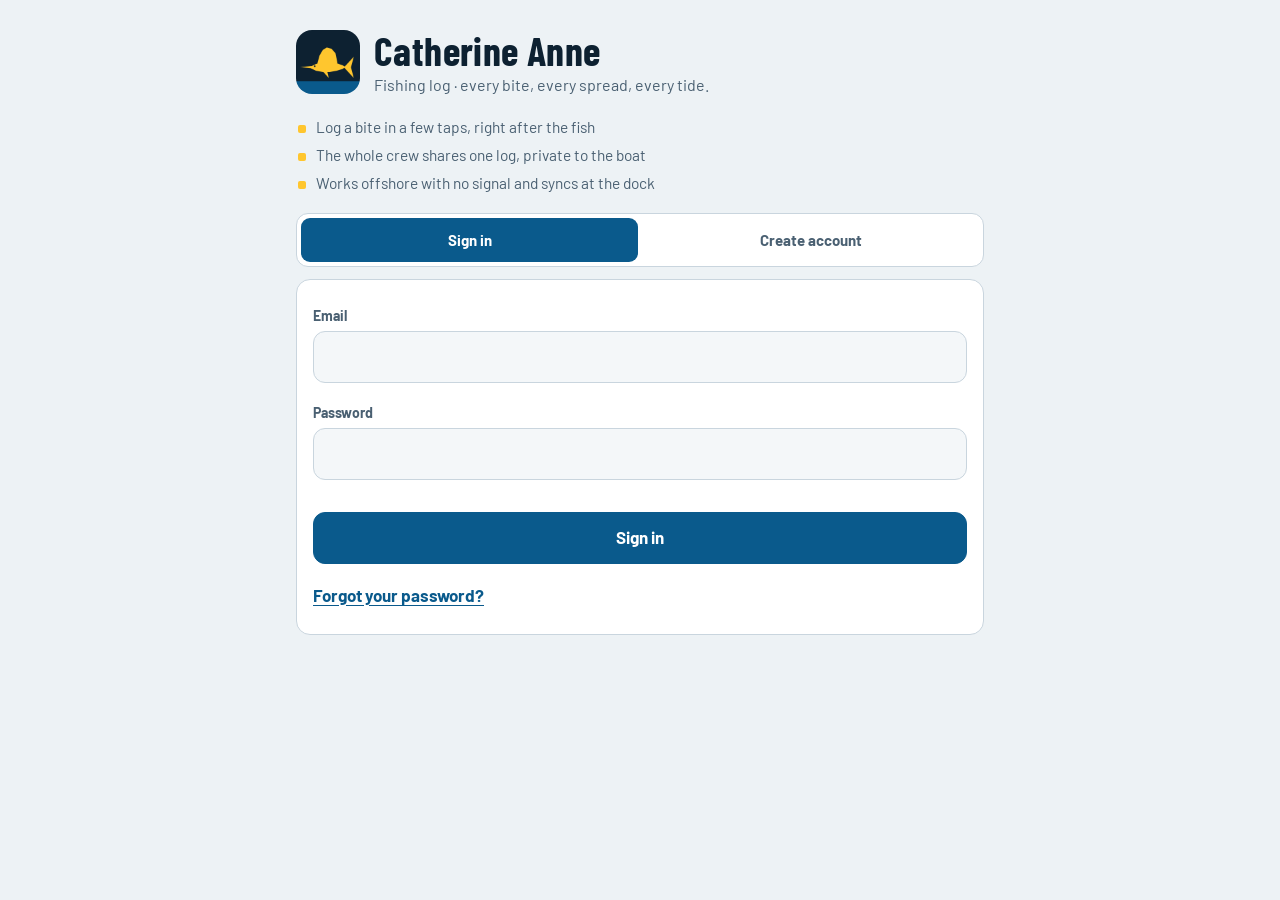
<file: app/index.html>
<!doctype html>
<html lang="en">
<head>
<meta charset="utf-8">
<meta name="viewport" content="width=device-width,initial-scale=1,viewport-fit=cover">
<title>Catherine Anne Fishing Log</title>
<meta name="description" content="The Catherine Anne's billfish log. Log every bite in a few taps; works offshore without signal.">
<meta name="theme-color" content="#EDF2F5" media="(prefers-color-scheme: light)">
<meta name="theme-color" content="#07121A" media="(prefers-color-scheme: dark)">
<meta name="mobile-web-app-capable" content="yes">
<meta name="apple-mobile-web-app-capable" content="yes">
<meta name="apple-mobile-web-app-status-bar-style" content="default">
<meta name="apple-mobile-web-app-title" content="Catherine Anne">
<link rel="manifest" href="manifest.webmanifest">
<link rel="icon" href="icons/icon-192.png" type="image/png">
<link rel="apple-touch-icon" href="icons/apple-touch-icon.png">
<link rel="preconnect" href="https://fonts.googleapis.com">
<link rel="preconnect" href="https://fonts.gstatic.com" crossorigin>
<link rel="stylesheet" href="https://fonts.googleapis.com/css2?family=Barlow+Condensed:wght@600;700&family=Barlow:wght@400;500;600;700&display=swap">
<link rel="stylesheet" href="styles.css">
<script src="vendor/supabase.js" defer></script>
<script type="module" src="app.js"></script>
</head>
<body>

<!-- LOADING -->
<section id="v-loading" class="wrap">
  <div class="brand"><img src="icons/icon-192.png" alt=""><div><h1>Catherine Anne</h1><p>Fishing log · loading…</p></div></div>
  <noscript><div class="banner"><b>JavaScript is off.</b> Turn it on in your browser settings to use Billfish Log.</div></noscript>
</section>

<!-- SIGN IN -->
<section id="v-auth" class="wrap" hidden>
  <div class="brand"><img src="icons/icon-192.png" alt=""><div><h1>Catherine Anne</h1><p>Fishing log · every bite, every spread, every tide.</p></div></div>
  <ul class="pitch">
    <li>Log a bite in a few taps, right after the fish</li>
    <li>The whole crew shares one log, private to the boat</li>
    <li>Works offshore with no signal and syncs at the dock</li>
  </ul>
  <div class="seg two" role="group" aria-label="Sign in or create account" style="margin-top:20px">
    <button type="button" id="auth-tab-in" aria-pressed="true">Sign in</button>
    <button type="button" id="auth-tab-up" aria-pressed="false">Create account</button>
  </div>
  <form class="card stack" id="auth-form" novalidate>
    <div class="fld" id="auth-name-wrap" hidden><label for="auth-name">Your name (what the crew calls you)</label><input id="auth-name" autocomplete="name" maxlength="60"></div>
    <div class="fld"><label for="auth-email">Email</label><input id="auth-email" type="email" inputmode="email" autocomplete="email" autocapitalize="none" spellcheck="false" required></div>
    <div class="fld"><label for="auth-pass">Password</label><input id="auth-pass" type="password" autocomplete="current-password" minlength="8" required></div>
    <div class="fld" id="auth-code-wrap" hidden><label for="auth-code">Boat code (from the captain's invite)</label><input id="auth-code" autocomplete="off" autocapitalize="characters" spellcheck="false" placeholder="ABCD-EFGH" maxlength="12"></div>
    <p class="note" id="auth-hint" hidden style="margin:0">Opening the log from your home screen for the first time? Sign in once more here. iPhones keep the home-screen app's sign-in separate from Safari.</p>
    <p class="form-msg" id="auth-msg" role="alert"></p>
    <button class="btn primary" type="submit" id="auth-submit">Sign in</button>
    <button class="link" type="button" id="auth-forgot">Forgot your password?</button>
    <button class="btn" type="button" id="auth-back" hidden>Back to the log</button>
  </form>
  <div class="spacer"></div>
</section>

<!-- CREATE / JOIN A BOAT -->
<section id="v-onboard" class="wrap" hidden>
  <header class="top"><div><div class="eyebrow" id="ob-hello">Welcome aboard</div><h1 id="ob-title">Join the boat</h1></div></header>
  <form class="card stack" id="join-form" novalidate>
    <div><h2>Join the boat</h2><p>Enter the boat code your captain sent you (it's also in the invite link).</p></div>
    <div class="fld"><label for="join-code">Invite code</label><input id="join-code" autocomplete="off" autocapitalize="characters" spellcheck="false" placeholder="ABCD-EFGH" maxlength="12"></div>
    <p class="form-msg" id="join-msg" role="alert"></p>
    <button class="btn primary" type="submit">Join boat</button>
  </form>
  <form class="card stack" id="create-form" novalidate hidden>
    <div><h2>Start a log for your boat</h2><p>You'll be the captain and get an invite code to share with your crew.</p></div>
    <div class="fld"><label for="create-name">Boat name</label><input id="create-name" maxlength="80" placeholder="e.g. Reel Time"></div>
    <div class="fld"><label for="create-port">Home port (optional)</label><input id="create-port" maxlength="80" placeholder="e.g. Southport, NC"></div>
    <p class="form-msg" id="create-msg" role="alert"></p>
    <button class="btn primary" type="submit">Create boat</button>
  </form>
  <div class="btns" style="margin-top:12px">
    <button class="btn" type="button" id="ob-back" hidden>Back to my log</button>
    <button class="btn" type="button" id="ob-signout">Sign out</button>
  </div>
  <div class="spacer"></div>
</section>

<!-- MAIN HEADER (shared by Log / Summary / Boat) -->
<header class="wrap" id="main-head" hidden>
  <div class="top">
    <div><button class="boat-switch" type="button" id="boat-switch"><span class="eyebrow" id="head-boat"></span></button><h1 id="head-title">Billfish Log</h1></div>
    <button class="status" type="button" id="status"><span class="dot"></span><span id="status-text">Starting…</span><span class="sr-only"> (tap to sync now)</span></button>
  </div>
  <div id="banner" class="banner" hidden></div>
  <div id="install-banner" class="banner info" hidden></div>
</header>

<!-- LOG -->
<section id="v-log" class="wrap" hidden>
  <div class="today">
    <div class="today-head"><h2>Today</h2><span id="today-date"></span></div>
    <div class="tally">
      <div><b id="t-bites">0</b><small>Bites</small></div>
      <div><b id="t-rel">0</b><small>Released</small></div>
      <div><b id="t-boat">0</b><small>Boated</small></div>
      <div><b id="t-lost">0</b><small>Lost / missed</small></div>
    </div>
    <button class="big-btn" id="btn-new" type="button">
      <svg viewBox="0 0 24 24" fill="none" stroke="currentColor" stroke-width="3" stroke-linecap="round" aria-hidden="true"><path d="M12 5v14M5 12h14"/></svg>
      Log a bite
    </button>
  </div>
  <div id="list-area"></div>
  <div class="spacer"></div>
</section>

<!-- SUMMARY -->
<section id="v-summary" class="wrap" hidden>
  <div class="seg" id="range" role="group" aria-label="Time range">
    <button type="button" data-r="today">Today</button>
    <button type="button" data-r="week">7 days</button>
    <button type="button" data-r="season" id="season-btn">Season</button>
    <button type="button" data-r="all">All</button>
  </div>
  <div class="kpis" id="kpis"></div>
  <div class="breaks" id="breaks"></div>
  <p class="note">Percentages are out of every bite logged, missed bites included, so spread and lure patterns count fish that didn't stay hooked.</p>
  <button class="btn primary more" id="btn-export" type="button">Download the log for Excel (.csv)</button>
  <div class="spacer"></div>
</section>

<!-- FISHING DAYS -->
<section id="v-days" class="wrap" hidden>
  <div class="today">
    <div class="today-head"><h2>Fishing days</h2></div>
    <p class="note" id="d-season" style="margin:6px 0 0"></p>
    <button class="big-btn" id="btn-new-day" type="button">
      <svg viewBox="0 0 24 24" fill="none" stroke="currentColor" stroke-width="3" stroke-linecap="round" aria-hidden="true"><path d="M12 5v14M5 12h14"/></svg>
      Log a fishing day
    </button>
  </div>
  <div id="days-area"></div>
  <div class="spacer"></div>
</section>

<!-- FISHING DAY FORM -->
<section id="v-dayform" class="wrap" hidden>
  <div class="form-top">
    <button class="back" id="day-back" type="button" aria-label="Cancel and go back">
      <svg width="18" height="18" viewBox="0 0 24 24" fill="none" stroke="currentColor" stroke-width="3" stroke-linecap="round" stroke-linejoin="round" aria-hidden="true"><path d="M15 5l-7 7 7 7"/></svg>Back
    </button>
    <h2 id="day-title">New fishing day</h2>
  </div>
  <div class="grp">
    <div class="fld"><label for="d-date">Date</label><input type="date" id="d-date"></div>
  </div>
  <div class="grp"><div class="grp-label" id="lb-d-type">Type of fishing</div><div class="chips" id="d-type" role="group" aria-labelledby="lb-d-type"></div></div>
  <div class="grp">
    <div class="grp-label" id="lb-d-tally">Fish caught</div>
    <p class="note" style="margin:0 0 8px">Tap + for each fish. Count everything you landed, kept or released.</p>
    <div class="tally-list" id="d-tally" role="group" aria-labelledby="lb-d-tally"></div>
    <form class="inline-add" id="d-addfish-form" novalidate style="margin-top:10px">
      <div class="fld"><label for="d-addfish">Another kind of fish</label><input id="d-addfish" maxlength="60" autocomplete="off" placeholder="e.g. Tilefish"></div>
      <button class="btn" type="submit">Add</button>
    </form>
  </div>
  <div class="grp">
    <div class="fld"><label for="d-location">Area</label><input id="d-location" list="dl-loc" autocomplete="off" maxlength="120" placeholder="Ledge, numbers or area"></div>
  </div>
  <div class="grp">
    <div class="grp-label" id="lb-d-crew">Crew aboard</div>
    <div class="chips" id="d-crew" role="group" aria-labelledby="lb-d-crew"></div>
    <div class="fld" style="margin-top:10px"><label for="d-crew-other">Someone else (guest)</label><input id="d-crew-other" maxlength="60" autocomplete="off"></div>
  </div>
  <div class="grp">
    <div class="grp-label" id="lb-d-seas">Sea conditions</div>
    <div class="chips" id="d-seas" role="group" aria-labelledby="lb-d-seas"></div>
    <div class="fld unit" style="margin-top:12px"><label for="d-temp">Water temp</label><input id="d-temp" inputmode="decimal" autocomplete="off"><span>°F</span></div>
  </div>
  <div class="grp">
    <div class="grp-label" id="lb-d-photos">Photos</div>
    <div class="fthumbs" id="d-photos"></div>
    <button class="btn" type="button" id="btn-d-photo">
      <svg width="20" height="20" viewBox="0 0 24 24" fill="none" stroke="currentColor" stroke-width="2.4" stroke-linecap="round" stroke-linejoin="round" aria-hidden="true" style="vertical-align:-4px;margin-right:6px"><path d="M4 8h3l2-3h6l2 3h3v11H4z"/><circle cx="12" cy="13" r="3.5"/></svg>Add photo
    </button>
    <input type="file" id="d-photo-input" accept="image/*" multiple hidden>
  </div>
  <div class="grp">
    <div class="fld"><label for="d-notes">Notes</label><textarea id="d-notes" maxlength="4000" placeholder="Where they were, what they ate, weed lines, birds…"></textarea></div>
  </div>
  <div class="del-zone" id="day-del-zone" hidden>
    <button class="btn danger" id="day-del" type="button" style="width:100%">Delete this fishing day</button>
    <div class="confirm" id="day-del-confirm" hidden>
      <p>Delete this fishing day for everyone on the boat?</p>
      <div class="acts"><button class="btn" type="button" id="day-del-no">Keep it</button><button class="btn danger-solid" type="button" id="day-del-yes">Delete</button></div>
    </div>
  </div>
  <div class="savebar">
    <div class="missing-note" id="day-note"></div>
    <div class="confirm" id="day-discard" hidden style="grid-column:1/-1;margin:0">
      <p>Throw away this fishing day? What you entered will be lost.</p>
      <div class="acts"><button class="btn" type="button" id="day-discard-no">Keep editing</button><button class="btn danger-solid" type="button" id="day-discard-yes">Throw away</button></div>
    </div>
    <button class="btn" id="day-cancel" type="button">Cancel</button>
    <button class="big-btn" id="day-save" type="button">Save day</button>
  </div>
</section>

<!-- PHOTOS -->
<section id="v-photos" class="wrap" hidden>
  <button class="big-btn photo-add" id="btn-add-photos" type="button">
    <svg viewBox="0 0 24 24" fill="none" stroke="currentColor" stroke-width="2.4" stroke-linecap="round" stroke-linejoin="round" aria-hidden="true"><path d="M4 8h3l2-3h6l2 3h3v11H4z"/><circle cx="12" cy="13" r="3.5"/></svg>
    Add photos
  </button>
  <input type="file" id="photo-input" accept="image/*" multiple hidden>
  <p class="note" id="photos-note">Billfish, mahi, tuna, wahoo: any fish the crew catches. Everyone on the boat sees them.</p>
  <div id="photo-area"></div>
  <div class="spacer"></div>
</section>

<!-- ONE PHOTO -->
<section id="v-photo" class="wrap" hidden>
  <div class="form-top">
    <button class="back" id="pv-back" type="button" aria-label="Back to photos">
      <svg width="18" height="18" viewBox="0 0 24 24" fill="none" stroke="currentColor" stroke-width="3" stroke-linecap="round" stroke-linejoin="round" aria-hidden="true"><path d="M15 5l-7 7 7 7"/></svg>Back
    </button>
    <h2 id="pv-title">Photo</h2>
    <span class="pv-count" id="pv-count"></span>
  </div>
  <div class="pv-stage">
    <img id="pv-img" alt="">
    <button class="pv-nav prev" id="pv-prev" type="button" aria-label="Previous photo">&#8249;</button>
    <button class="pv-nav next" id="pv-next" type="button" aria-label="Next photo">&#8250;</button>
  </div>
  <p class="note" id="pv-meta" style="margin-top:8px"></p>
  <button class="link" type="button" id="pv-bite" hidden></button>
  <div class="grp">
    <div class="grp-label" id="lb-pv-fish">What's the fish?</div>
    <div class="chips" id="pv-fish" role="group" aria-labelledby="lb-pv-fish"></div>
    <div class="fld" style="margin-top:12px"><label for="pv-other">Something else? Type the fish</label><input id="pv-other" maxlength="60" autocomplete="off" placeholder="e.g. Tilefish"></div>
    <div class="fld" style="margin-top:12px"><label for="pv-caption">Caption</label><input id="pv-caption" maxlength="300" autocomplete="off" placeholder="e.g. Mason's first sail, released boatside"></div>
  </div>
  <div class="btns" style="margin-top:12px">
    <button class="btn primary" type="button" id="pv-save">Save</button>
    <button class="btn" type="button" id="pv-share">Save to phone / share</button>
  </div>
  <div class="del-zone">
    <button class="btn danger" id="pv-del" type="button" style="width:100%">Delete photo</button>
    <div class="confirm" id="pv-del-confirm" hidden>
      <p>Delete this photo for everyone on the boat?</p>
      <div class="acts"><button class="btn" type="button" id="pv-del-no">Keep it</button><button class="btn danger-solid" type="button" id="pv-del-yes">Delete</button></div>
    </div>
  </div>
  <div class="spacer"></div>
</section>

<!-- BOAT -->
<section id="v-boat" class="wrap" hidden>
  <div class="card" id="invite-card">
    <h2>Invite your crew</h2>
    <p>Send this link or code. Anyone who joins can log bites and see this boat's log.</p>
    <div class="code" id="invite-code" aria-label="Invite code"></div>
    <div class="btns">
      <button class="btn primary" type="button" id="btn-share-invite">Share invite link</button>
      <button class="btn" type="button" id="btn-copy-code">Copy code</button>
    </div>
    <div id="regen-wrap" style="margin-top:10px">
      <button class="link" type="button" id="btn-regen">Make a new code</button>
      <div class="confirm" id="regen-confirm" hidden>
        <p>Make a new code? The old code and link stop working. People already on the boat stay on it.</p>
        <div class="acts"><button class="btn" type="button" id="regen-no">Keep this code</button><button class="btn danger-solid" type="button" id="regen-yes">Make new code</button></div>
      </div>
    </div>
  </div>

  <div class="card">
    <h2>Crew</h2>
    <div class="people" id="crew-list"></div>
  </div>

  <div class="card">
    <h2>Angler buttons</h2>
    <p id="anglers-help">The names on the "Angler on the rod" buttons when logging a bite.</p>
    <div class="tagchips" id="angler-tags"></div>
    <form class="inline-add" id="angler-add-form" novalidate>
      <div class="fld"><label for="angler-add">Add a name</label><input id="angler-add" maxlength="40" autocomplete="off"></div>
      <button class="btn" type="submit">Add</button>
    </form>
  </div>

  <form class="card stack" id="boat-form" novalidate>
    <h2>Boat details</h2>
    <div class="fld"><label for="boat-name">Boat name</label><input id="boat-name" maxlength="80"></div>
    <div class="fld"><label for="boat-port">Home port</label><input id="boat-port" maxlength="80"></div>
    <p class="form-msg" id="boat-msg" role="alert"></p>
    <button class="btn primary" type="submit" id="boat-save">Save boat details</button>
  </form>

  <div class="card" id="boats-card">
    <h2>Your boats</h2>
    <div class="boatlist" id="boat-list"></div>
    <button class="btn more" type="button" id="btn-add-boat">Join or start another boat</button>
  </div>

  <div class="card" id="install-card" hidden>
    <h2>Put it on your home screen</h2>
    <div id="install-body"></div>
  </div>

  <form class="card stack" id="me-form" novalidate>
    <h2>Your account</h2>
    <p id="me-email"></p>
    <div class="fld"><label for="me-name">Your name</label><input id="me-name" maxlength="60" autocomplete="name"></div>
    <p class="form-msg" id="me-msg" role="alert"></p>
    <div class="btns">
      <button class="btn" type="submit">Save name</button>
      <button class="btn" type="button" id="btn-signout">Sign out</button>
    </div>
    <div id="leave-wrap">
      <button class="link" type="button" id="btn-leave" style="color:var(--danger)">Leave this boat</button>
      <div class="confirm" id="leave-confirm" hidden>
        <p id="leave-text">Leave this boat? You'll stop seeing its log. Bites you logged stay in the boat's log.</p>
        <div class="acts"><button class="btn" type="button" id="leave-no">Stay</button><button class="btn danger-solid" type="button" id="leave-yes">Leave boat</button></div>
      </div>
    </div>
  </form>
  <div class="spacer"></div>
</section>

<!-- LOG A BITE -->
<section id="v-form" class="wrap" hidden>
  <div class="form-top">
    <button class="back" id="btn-back" type="button" aria-label="Cancel and go back">
      <svg width="18" height="18" viewBox="0 0 24 24" fill="none" stroke="currentColor" stroke-width="3" stroke-linecap="round" stroke-linejoin="round" aria-hidden="true"><path d="M15 5l-7 7 7 7"/></svg>Back
    </button>
    <h2 id="form-title">New bite</h2>
  </div>

  <div id="carry" class="carry" hidden><span id="carry-text"></span><button type="button" id="carry-clear">Clear</button></div>

  <div class="grp">
    <div class="grp-label">When <span class="must">Must fill</span><button class="now" id="btn-now" type="button">Set to now</button></div>
    <div class="row2">
      <div class="fld"><label for="f-catch_date">Date</label><input type="date" id="f-catch_date"></div>
      <div class="fld"><label for="f-bite_time">Time of bite</label><input type="time" id="f-bite_time"></div>
    </div>
  </div>

  <div class="grp"><div class="grp-label" id="lb-species">Species <span class="must">Must fill</span></div><div class="chips" data-field="species" role="group" aria-labelledby="lb-species"></div></div>
  <div class="grp"><div class="grp-label" id="lb-result">Result</div><div class="chips" data-field="result" role="group" aria-labelledby="lb-result"></div></div>
  <div class="grp">
    <div class="grp-label" id="lb-angler">Angler on the rod</div>
    <div class="chips" data-field="angler" role="group" aria-labelledby="lb-angler"></div>
    <div class="fld" id="angler-other-wrap" hidden style="margin-top:10px"><label for="f-angler-other">Angler's name</label><input id="f-angler-other" autocomplete="off" maxlength="60" placeholder="Guest's name"></div>
  </div>
  <div class="grp"><div class="grp-label" id="lb-spread">Spread position <span class="must">Must fill</span></div><div class="chips" data-field="spread" role="group" aria-labelledby="lb-spread"></div></div>
  <div class="grp"><div class="grp-label" id="lb-lure_type">Lure / bait type <span class="must">Must fill</span></div><div class="chips" data-field="lure_type" role="group" aria-labelledby="lb-lure_type"></div>
    <div class="fld" style="margin-top:12px"><label for="f-lure_name">Lure name / colour</label><input id="f-lure_name" list="dl-lure" autocomplete="off" maxlength="120" placeholder="e.g. Blue/white chugger"></div>
  </div>
  <div class="grp"><div class="grp-label" id="lb-tide">Tide <span class="must">Must fill</span></div><div class="chips" data-field="tide" role="group" aria-labelledby="lb-tide"></div></div>

  <div class="grp">
    <div class="grp-label" id="lb-f-photos">Photos</div>
    <div class="fthumbs" id="f-photos"></div>
    <button class="btn" type="button" id="btn-f-photo">
      <svg width="20" height="20" viewBox="0 0 24 24" fill="none" stroke="currentColor" stroke-width="2.4" stroke-linecap="round" stroke-linejoin="round" aria-hidden="true" style="vertical-align:-4px;margin-right:6px"><path d="M4 8h3l2-3h6l2 3h3v11H4z"/><circle cx="12" cy="13" r="3.5"/></svg>Add photo
    </button>
    <input type="file" id="f-photo-input" accept="image/*" multiple hidden>
  </div>

  <div class="divider">If you know it<small>A partial entry is still useful. Skip anything you don't know.</small></div>

  <div class="grp">
    <div class="fld"><label for="f-location">Location / area</label><input id="f-location" list="dl-loc" autocomplete="off" maxlength="120" placeholder="Ledge, numbers or area"></div>
    <div class="gps">
      <button class="btn small" type="button" id="btn-gps">
        <svg width="18" height="18" viewBox="0 0 24 24" fill="none" stroke="currentColor" stroke-width="2.4" stroke-linecap="round" aria-hidden="true" style="vertical-align:-3px;margin-right:4px"><circle cx="12" cy="12" r="4"/><path d="M12 2v3M12 19v3M2 12h3M19 12h3"/></svg>Mark GPS position
      </button>
      <span class="coords" id="gps-coords"></span>
      <button class="link" type="button" id="gps-clear" hidden>Clear</button>
    </div>
    <div class="row2" style="margin-top:12px">
      <div class="fld unit"><label for="f-depth_ft">Depth</label><input id="f-depth_ft" inputmode="decimal" autocomplete="off"><span>ft</span></div>
      <div class="fld unit"><label for="f-water_temp_f">Water temp</label><input id="f-water_temp_f" inputmode="decimal" autocomplete="off"><span>°F</span></div>
    </div>
  </div>
  <div class="grp"><div class="grp-label" id="lb-omni">Omni sonar</div><div class="chips" data-field="omni" role="group" aria-labelledby="lb-omni"></div></div>
  <div class="grp"><div class="grp-label" id="lb-seas">Sea conditions</div><div class="chips" data-field="seas" role="group" aria-labelledby="lb-seas"></div></div>
  <div class="grp">
    <div class="row2">
      <div class="fld unit"><label for="f-fight_min">Fight time</label><input id="f-fight_min" inputmode="decimal" autocomplete="off"><span>min</span></div>
      <div class="fld unit"><label for="f-weight_lb">Est. weight</label><input id="f-weight_lb" inputmode="decimal" autocomplete="off"><span>lb</span></div>
    </div>
    <div class="fld"><label for="f-notes">Notes</label><textarea id="f-notes" maxlength="2000" placeholder="Teaser bite, double-header, bait in the area, grass, current line…"></textarea></div>
  </div>

  <div class="del-zone" id="del-zone" hidden>
    <button class="btn danger" id="btn-del" type="button" style="width:100%">Delete this bite</button>
    <div class="confirm" id="del-confirm" hidden>
      <p id="del-text">Delete this bite?</p>
      <div class="acts"><button class="btn" type="button" id="del-keep">Keep it</button><button class="btn danger-solid" type="button" id="del-yes">Delete</button></div>
    </div>
  </div>

  <div class="savebar">
    <div class="missing-note" id="missing-note"></div>
    <div class="confirm" id="discard-confirm" hidden style="grid-column:1/-1;margin:0">
      <p>Throw away this bite? What you entered will be lost.</p>
      <div class="acts"><button class="btn" type="button" id="discard-no">Keep editing</button><button class="btn danger-solid" type="button" id="discard-yes">Throw away</button></div>
    </div>
    <button class="btn" id="btn-cancel" type="button">Cancel</button>
    <button class="big-btn" id="btn-save" type="button">Save bite</button>
  </div>
  <datalist id="dl-lure"></datalist>
  <datalist id="dl-loc"></datalist>
</section>

<nav class="tabs" id="tabs" aria-label="Sections" hidden>
  <div class="in">
    <button class="tab" type="button" data-v="log">
      <svg viewBox="0 0 24 24" fill="none" stroke="currentColor" stroke-width="2.2" stroke-linecap="round" stroke-linejoin="round" aria-hidden="true"><path d="M2 12h5"/><path d="M7 12c2-4 6-6 10-5l-2 3 4 2-4 2 2 3c-4 1-8-1-10-5z"/><path d="M10 8l1-4 3 3.5"/></svg>Billfish
    </button>
    <button class="tab" type="button" data-v="days">
      <svg viewBox="0 0 24 24" fill="none" stroke="currentColor" stroke-width="2.2" stroke-linecap="round" stroke-linejoin="round" aria-hidden="true"><rect x="4" y="5" width="16" height="15" rx="2"/><path d="M4 10h16M9 3v4M15 3v4"/></svg>Fishing
    </button>
    <button class="tab" type="button" data-v="photos">
      <svg viewBox="0 0 24 24" fill="none" stroke="currentColor" stroke-width="2.2" stroke-linecap="round" stroke-linejoin="round" aria-hidden="true"><path d="M4 8h3l2-3h6l2 3h3v11H4z"/><circle cx="12" cy="13" r="3.5"/></svg>Photos
    </button>
    <button class="tab" type="button" data-v="summary">
      <svg viewBox="0 0 24 24" fill="none" stroke="currentColor" stroke-width="2.2" stroke-linecap="round" aria-hidden="true"><path d="M5 20V11M12 20V4M19 20v-6"/></svg>Summary
    </button>
    <button class="tab" type="button" data-v="boat">
      <svg viewBox="0 0 24 24" fill="none" stroke="currentColor" stroke-width="2.2" stroke-linecap="round" stroke-linejoin="round" aria-hidden="true"><path d="M3 15l2 5h14l2-5H3z"/><path d="M12 15V3l6 9h-6"/></svg>Boat
    </button>
  </div>
</nav>
<div class="toast off" id="toast" role="status" aria-live="polite"></div>
</body>
</html>
</file>
<file: app/styles.css>
/* Billfish Log
   Layout: one thumb-reach column (max 720px). Big chip buttons for every pick list, fixed bottom tabs,
   sticky Save bar in the form. High contrast so it reads in sun glare; dark theme for pre-dawn runs. */
:root{
  --bg:#EDF2F5; --surface:#FFFFFF; --surface-2:#F4F7F9; --ink:#0D2131; --muted:#4A6072; --line:#C9D5DE;
  --accent:#FFC62E; --accent-ink:#0D2131; --sea:#0A5A8C; --sea-ink:#FFFFFF;
  --good:#16704A; --good-bg:#DAEFE3; --blue:#0A5A8C; --blue-bg:#DCEAF4; --warn:#9E4A08; --warn-bg:#FAE4D0;
  --grey-ink:#4A6072; --grey-bg:#E3E9ED; --danger:#B3261E;
  --shadow:0 1px 2px rgba(13,33,49,.08),0 6px 18px rgba(13,33,49,.07);
  --display:"Barlow Condensed","Arial Narrow","Helvetica Neue",Arial,sans-serif;
  --body:"Barlow",-apple-system,"Segoe UI",Roboto,Helvetica,Arial,sans-serif;
  --mono:ui-monospace,"SF Mono",Menlo,Consolas,monospace;
  color-scheme:light;
}
@media (prefers-color-scheme: dark){ :root{
  --bg:#07121A; --surface:#0E1F2B; --surface-2:#132838; --ink:#E6EEF3; --muted:#9AB0BF; --line:#24394A;
  --accent:#FFC62E; --accent-ink:#0D2131; --sea:#47A3DC; --sea-ink:#04121C;
  --good:#63D394; --good-bg:#123426; --blue:#7BC0EA; --blue-bg:#102F47; --warn:#F2A35E; --warn-bg:#3A2514;
  --grey-ink:#A3B3BE; --grey-bg:#1B2C38; --danger:#FF8A80;
  --shadow:0 1px 2px rgba(0,0,0,.4),0 6px 18px rgba(0,0,0,.25);
  color-scheme:dark;
}}
[hidden]{display:none!important}
.sr-only{position:absolute;width:1px;height:1px;padding:0;margin:-1px;overflow:hidden;clip:rect(0 0 0 0);white-space:nowrap;border:0}
*{box-sizing:border-box}
html{-webkit-text-size-adjust:100%}
body{margin:0;background:var(--bg);color:var(--ink);font-family:var(--body);font-size:17px;line-height:1.4;-webkit-tap-highlight-color:transparent;
  padding-top:env(safe-area-inset-top,0px)}
body::before{content:"";position:fixed;inset:0 0 auto;height:env(safe-area-inset-top,0px);z-index:40;background:var(--bg)}
button,input,textarea,select{font:inherit;color:inherit}
button{touch-action:manipulation}
button{cursor:pointer}
:focus-visible{outline:3px solid var(--sea);outline-offset:2px}
.wrap{max-width:720px;margin:0 auto;padding-left:max(16px,env(safe-area-inset-left,0px));padding-right:max(16px,env(safe-area-inset-right,0px))}

/* ---------- header ---------- */
.top{padding-block:14px 6px;display:flex;align-items:flex-end;justify-content:space-between;gap:12px;flex-wrap:wrap}
.top > div{min-width:0}
.eyebrow{font-family:var(--display);font-weight:700;letter-spacing:.14em;text-transform:uppercase;font-size:13px;color:var(--muted);overflow-wrap:anywhere}
h1{font-family:var(--display);font-weight:700;font-size:34px;line-height:1;margin:2px 0 0;letter-spacing:.01em;text-wrap:balance}
.boat-switch{border:0;background:none;padding:8px 0 2px;margin-top:-8px;min-height:44px;text-align:left;display:block;max-width:100%}
.boat-switch.static{cursor:default}
.boat-switch.static .eyebrow::after{content:none}
.boat-switch .eyebrow::after{content:" ▾";letter-spacing:0}
.status{min-height:44px;display:inline-flex;align-items:center;gap:7px;font-size:14px;font-weight:600;padding:6px 11px;border-radius:999px;background:var(--surface);border:1px solid var(--line);color:var(--muted);white-space:nowrap}
.status .dot{width:9px;height:9px;border-radius:50%;background:var(--muted);flex:none}
.status.ok .dot{background:var(--good)}
.status.wait .dot{background:var(--accent)}
.status.bad .dot{background:var(--warn)}
button.status{cursor:pointer}

.banner{margin-top:10px;padding:12px 14px;border-radius:12px;background:var(--warn-bg);color:var(--ink);font-size:15px}
.banner b{color:var(--warn)}
.banner.info{background:var(--blue-bg)}
.banner.info b{color:var(--blue)}
.banner .x{float:right;border:0;background:none;color:var(--muted);font-weight:700;font-size:20px;min-width:44px;min-height:44px;margin:-12px -10px 0 0}

/* ---------- today card ---------- */
.today{margin-top:12px;background:var(--surface);border-radius:16px;box-shadow:var(--shadow);padding:16px}
.today-head{display:flex;justify-content:space-between;align-items:baseline;gap:8px}
.today-head h2{font-family:var(--display);font-size:22px;margin:0;font-weight:700}
.today-head span{color:var(--muted);font-size:15px}
.tally{display:grid;grid-template-columns:repeat(4,1fr);gap:8px;margin-top:12px}
.tally div{background:var(--surface-2);border-radius:10px;padding:8px 6px;text-align:center}
.tally b{display:block;font-family:var(--display);font-size:32px;line-height:1;font-variant-numeric:tabular-nums}
.tally small{display:block;font-size:12.5px;color:var(--muted);font-weight:600;margin-top:3px;line-height:1.15}
.big-btn{display:flex;align-items:center;justify-content:center;gap:10px;width:100%;min-height:68px;margin-top:14px;border:0;border-radius:14px;background:var(--accent);color:var(--accent-ink);font-family:var(--display);font-weight:700;font-size:28px;letter-spacing:.03em;text-transform:uppercase;box-shadow:0 2px 0 rgba(0,0,0,.18)}
.big-btn:active{transform:translateY(1px)}
.big-btn:disabled{opacity:.6;cursor:default}
.big-btn svg{width:30px;height:30px}

/* ---------- list ---------- */
.section-title{font-family:var(--display);font-weight:700;letter-spacing:.12em;text-transform:uppercase;font-size:14px;color:var(--muted);margin:22px 2px 8px}
.list{display:flex;flex-direction:column;gap:8px}
.row{display:grid;grid-template-columns:76px minmax(0,1fr);gap:10px;align-items:start;width:100%;text-align:left;background:var(--surface);border:1px solid var(--line);border-radius:12px;padding:12px}
.row:active{background:var(--surface-2)}
.row.flash{outline:3px solid var(--accent)}
.row .t{font-family:var(--display);font-weight:700;font-size:22px;line-height:1.05;font-variant-numeric:tabular-nums}
.row .t small{display:block;font-family:var(--body);font-weight:600;font-size:12px;color:var(--muted);letter-spacing:.04em}
.row .main{min-width:0}
.row .sp{font-weight:700;font-size:19px}
.row .det{color:var(--muted);font-size:15px;margin-top:3px;overflow-wrap:anywhere}
.pills{display:flex;flex-wrap:wrap;gap:6px;margin-top:6px}
.pill{display:inline-block;font-size:13px;font-weight:700;padding:2px 9px;border-radius:999px;background:var(--grey-bg);color:var(--grey-ink);white-space:nowrap}
.pill.good{background:var(--good-bg);color:var(--good)}
.pill.blue{background:var(--blue-bg);color:var(--blue)}
.pill.warn{background:var(--warn-bg);color:var(--warn)}
.pill.need{background:transparent;border:1.5px dashed var(--warn);color:var(--warn)}
.pill.sync{background:transparent;border:1.5px solid var(--line);color:var(--muted)}
.pill.err{background:var(--danger);color:var(--surface)}
.empty{background:var(--surface);border:1.5px dashed var(--line);border-radius:14px;padding:22px 18px;text-align:center;color:var(--muted)}
.empty b{display:block;color:var(--ink);font-size:18px;margin-bottom:4px}
.more{margin-top:12px;width:100%}

/* ---------- bottom tabs ---------- */
.tabs{position:fixed;left:0;right:0;bottom:0;z-index:20;background:var(--surface);border-top:1px solid var(--line);padding-bottom:env(safe-area-inset-bottom,0px);padding-left:max(16px,env(safe-area-inset-left,0px));padding-right:max(16px,env(safe-area-inset-right,0px))}
.tabs .in{max-width:720px;margin:0 auto;display:grid;grid-template-columns:repeat(5,1fr)}
.tab{border:0;background:none;padding:9px 0 10px;display:flex;flex-direction:column;align-items:center;gap:2px;font-weight:700;font-size:13px;color:var(--muted);min-width:0}
.tab svg{width:26px;height:26px}
.tab[aria-current="page"]{color:var(--sea)}
.spacer{height:calc(96px + env(safe-area-inset-bottom,0px))}

/* ---------- summary ---------- */
.seg{display:grid;grid-template-columns:repeat(4,1fr);gap:4px;background:var(--surface);border:1px solid var(--line);padding:4px;border-radius:12px;margin-top:12px}
.seg button{border:0;background:none;border-radius:9px;padding:10px 4px;min-height:44px;font-weight:700;font-size:15px;color:var(--muted)}
.seg button[aria-pressed="true"]{background:var(--sea);color:var(--sea-ink)}
.seg.two{grid-template-columns:1fr 1fr}
.kpis{display:grid;grid-template-columns:repeat(auto-fit,minmax(120px,1fr));gap:8px;margin-top:12px}
.kpi{background:var(--surface);border-radius:12px;padding:12px;box-shadow:var(--shadow)}
.kpi b{display:block;font-family:var(--display);font-size:34px;line-height:1;font-variant-numeric:tabular-nums}
.kpi span{display:block;font-size:13.5px;font-weight:600;color:var(--muted);margin-top:4px}
.breaks{display:grid;grid-template-columns:minmax(0,1fr);gap:10px;margin-top:12px}
@media (min-width:640px){.breaks{grid-template-columns:repeat(2,minmax(0,1fr))}}
.brk{background:var(--surface);border-radius:12px;padding:14px;border:1px solid var(--line);min-width:0}
.brk h3{font-family:var(--display);font-size:19px;margin:0 0 8px;font-weight:700}
.bar{display:grid;grid-template-columns:minmax(0,1fr) auto;gap:2px 10px;align-items:center;margin-top:8px;font-size:15px}
.bar .n{font-variant-numeric:tabular-nums;font-weight:700;text-align:right;white-space:nowrap}
.bar .n small{color:var(--muted);font-weight:500;margin-left:6px}
.bar .lbl{overflow-wrap:anywhere}
.bar .trk{grid-column:1/-1;height:8px;background:var(--surface-2);border-radius:99px;overflow:hidden}
.bar .fill{height:100%;background:var(--sea);border-radius:99px}
.bar.zero{color:var(--muted)}
.note{font-size:14px;color:var(--muted);margin:12px 2px 0}

/* ---------- cards, buttons, fields ---------- */
.card{background:var(--surface);border-radius:14px;padding:16px;margin-top:12px;border:1px solid var(--line);min-width:0}
.card h2{font-family:var(--display);font-size:22px;margin:0 0 4px;font-weight:700}
.card p{margin:0 0 12px;color:var(--muted);font-size:15px}
.stack{display:flex;flex-direction:column;gap:10px}
.btns{display:flex;flex-wrap:wrap;gap:8px}
.btns > .btn{flex:1 1 160px}
.btn{min-height:52px;border-radius:12px;border:1.5px solid var(--line);background:var(--surface);font-weight:700;font-size:17px;padding:0 16px}
.btn.primary{background:var(--sea);border-color:var(--sea);color:var(--sea-ink)}
.btn.danger{color:var(--danger);border-color:var(--danger);background:transparent}
.btn.danger-solid{background:var(--danger);border-color:var(--danger);color:var(--surface)}
.btn.small{min-height:44px;font-size:15px;padding:0 12px}
.btn:disabled{opacity:.55;cursor:default}
.link{border:0;background:none;color:var(--sea);font-weight:700;padding:6px 0;display:inline-flex;align-items:center;min-height:44px;text-decoration:underline;text-underline-offset:3px}
.fld label{display:block;font-size:14px;font-weight:700;color:var(--muted);margin-bottom:5px}
.fld input,.fld textarea{width:100%;min-width:0;max-width:100%;min-height:52px;border:1.5px solid var(--line);border-radius:12px;background:var(--surface-2);padding:10px 12px;font-size:18px}
.fld textarea{min-height:88px;resize:vertical}
.fld input:focus,.fld textarea:focus{border-color:var(--sea);outline:none}
.fld input[aria-invalid="true"]{border-color:var(--danger)}
.fld .err{color:var(--danger);font-size:14px;font-weight:600;margin-top:4px}
.fld + .fld{margin-top:10px}
.form-msg{font-size:15px;font-weight:600;margin:0}
.form-msg.bad{color:var(--danger)}
.form-msg.ok{color:var(--good)}
.unit{position:relative}
.unit input{padding-right:46px}
.unit span{position:absolute;right:12px;bottom:15px;color:var(--muted);font-weight:700;font-size:15px;pointer-events:none}
.row2{display:grid;grid-template-columns:minmax(0,1fr) minmax(0,1fr);gap:10px}
.row2 > *{min-width:0}
.row2 > .fld + .fld{margin-top:0}
@media (max-width:520px){ .kpis{grid-template-columns:1fr 1fr} .kpi:first-child{grid-column:1 / -1} }
.code{font-family:var(--mono);font-size:34px;font-weight:700;letter-spacing:.08em;margin:6px 0 12px;font-variant-numeric:tabular-nums;overflow-wrap:anywhere}
.people{display:flex;flex-direction:column;gap:2px}
.person{display:flex;flex-wrap:wrap;align-items:center;justify-content:space-between;gap:8px;padding:10px 0;border-bottom:1px solid var(--line)}
.person:last-child{border-bottom:0}
.person .who{min-width:0;overflow-wrap:anywhere;font-weight:600}
.person .who small{display:block;color:var(--muted);font-weight:500}
.person .acts{display:flex;gap:6px;flex-wrap:wrap}
.tagchips{display:flex;flex-wrap:wrap;gap:8px;margin-bottom:10px}
.tagchip{display:inline-flex;align-items:center;gap:4px;min-height:44px;padding:0 4px 0 14px;border-radius:12px;background:var(--surface-2);border:1.5px solid var(--line);font-weight:600}
.tagchip button{border:0;background:none;color:var(--muted);font-weight:700;font-size:20px;line-height:1;min-width:44px;min-height:44px}
.inline-add{display:grid;grid-template-columns:minmax(0,1fr) auto;gap:8px;align-items:end}
.boatlist{display:flex;flex-direction:column;gap:8px}
.boatlist button{display:flex;justify-content:space-between;align-items:center;gap:10px;text-align:left;min-height:56px;border-radius:12px;border:1.5px solid var(--line);background:var(--surface-2);padding:8px 14px;font-weight:700}
.boatlist button[aria-current="true"]{border-color:var(--sea);box-shadow:inset 0 0 0 1px var(--sea)}
.boatlist small{color:var(--muted);font-weight:600}
.confirm{margin-top:10px;padding:14px;border-radius:12px;background:var(--warn-bg)}
.confirm p{margin:0 0 10px;font-weight:600;color:var(--ink)}
.confirm .acts{display:grid;grid-template-columns:1fr 1fr;gap:8px}
.steps{margin:0;padding-left:22px;color:var(--ink);font-size:16px}
.steps li + li{margin-top:6px}

/* ---------- sign in / onboarding ---------- */
.brand{display:flex;align-items:center;gap:14px;padding-block:28px 6px}
.brand img{width:64px;height:64px;border-radius:16px;flex:none}
.brand h1{font-size:40px}
.brand p{margin:4px 0 0;color:var(--muted);font-size:16px}
.pitch{margin:14px 2px 0;padding:0;list-style:none;display:flex;flex-direction:column;gap:6px;color:var(--muted);font-size:15.5px}
.pitch li::before{content:"";display:inline-block;width:8px;height:8px;border-radius:2px;background:var(--accent);margin-right:10px;vertical-align:middle}

/* ---------- form ---------- */
.form-top{position:sticky;top:env(safe-area-inset-top,0px);z-index:15;background:var(--bg);padding-block:10px;display:flex;align-items:center;gap:10px;border-bottom:1px solid var(--line)}
.back{background:var(--surface);border:1px solid var(--line);border-radius:10px;min-height:44px;padding:0 14px;font-weight:700;display:inline-flex;align-items:center;gap:6px}
.form-top h2{font-family:var(--display);font-size:26px;margin:0;font-weight:700}
.grp{background:var(--surface);border-radius:14px;padding:14px;margin-top:12px;border:1px solid var(--line)}
.grp-label{display:flex;align-items:center;flex-wrap:wrap;gap:8px;font-family:var(--display);font-weight:700;font-size:19px;letter-spacing:.02em;margin-bottom:10px}
.grp-label .now{margin-left:auto;min-height:44px;border-radius:10px;border:1.5px solid var(--line);background:var(--surface-2);font-family:var(--body);font-size:15px;font-weight:700;letter-spacing:0;color:var(--sea);padding:0 12px}
.must{font-family:var(--body);font-size:11.5px;font-weight:700;letter-spacing:.08em;text-transform:uppercase;background:var(--accent);color:var(--accent-ink);padding:2px 7px;border-radius:5px}
.chips{display:flex;flex-wrap:wrap;gap:8px}
.chip{min-height:50px;padding:0 16px;border-radius:12px;border:1.5px solid var(--line);background:var(--surface-2);font-weight:600;font-size:17px;line-height:1.1;text-align:center}
.chip[aria-pressed="true"]{background:var(--sea);border-color:var(--sea);color:var(--sea-ink)}
.chip.add{border-style:dashed;background:transparent;color:var(--muted)}
.gps{display:flex;flex-wrap:wrap;align-items:center;gap:10px;margin-top:10px}
.gps .coords{font-family:var(--mono);font-size:15px;font-variant-numeric:tabular-nums;overflow-wrap:anywhere}
.carry{display:flex;gap:10px;align-items:center;justify-content:space-between;margin-top:12px;padding:10px 12px;border-radius:12px;background:var(--blue-bg);color:var(--ink);font-size:15px}
.carry button{border:0;background:none;color:var(--blue);font-weight:700;padding:6px;white-space:nowrap;min-height:44px;min-width:44px}
.divider{font-family:var(--display);font-weight:700;letter-spacing:.12em;text-transform:uppercase;font-size:14px;color:var(--muted);margin:24px 2px 0}
.divider small{display:block;font-family:var(--body);letter-spacing:0;text-transform:none;font-weight:500;font-size:14px}
.savebar{position:sticky;bottom:0;z-index:15;background:var(--bg);border-top:1px solid var(--line);margin-top:18px;padding-top:10px;padding-bottom:calc(10px + env(safe-area-inset-bottom,0px));display:grid;grid-template-columns:auto minmax(0,1fr);gap:10px}
.savebar .big-btn{margin:0;min-height:60px;font-size:25px}
.savebar .btn{min-height:60px}
.missing-note{grid-column:1/-1;font-size:14px;color:var(--warn);font-weight:600}
.missing-note:empty{display:none}
.del-zone{margin-top:22px}

.toast.off{opacity:0;pointer-events:none;visibility:hidden}
.toast{position:fixed;left:50%;transform:translateX(-50%);bottom:calc(96px + env(safe-area-inset-bottom,0px));z-index:50;background:var(--ink);color:var(--bg);padding:12px 18px;border-radius:12px;font-weight:600;width:max-content;max-width:calc(100% - 32px);box-shadow:var(--shadow);text-align:center}
@media (prefers-reduced-motion:no-preference){ .toast:not(.off){animation:pop .18s ease-out} @keyframes pop{from{transform:translate(-50%,8px);opacity:.4}to{transform:translate(-50%,0);opacity:1}} }
@media (max-width:380px){ .chip{padding:0 12px;font-size:16px} .tally b{font-size:28px} h1{font-size:30px} .code{font-size:28px} }
@media print{ .tabs,.toast{display:none} }

/* ---------- photos ---------- */
.photo-add{background:var(--sea);color:var(--sea-ink);font-size:24px;min-height:60px}
.pgrid{display:grid;grid-template-columns:repeat(3,minmax(0,1fr));gap:4px}
@media (min-width:560px){.pgrid{grid-template-columns:repeat(4,minmax(0,1fr))}}
.ptile{position:relative;border:0;padding:0;background:var(--surface-2);aspect-ratio:1/1;border-radius:8px;overflow:hidden;max-width:100%}
.ptile img{width:100%;height:100%;object-fit:cover;display:block}
.ptile .tag{position:absolute;left:0;right:0;bottom:0;padding:14px 6px 4px;font-size:12.5px;font-weight:700;color:#fff;text-align:left;background:linear-gradient(transparent,rgba(0,0,0,.65));white-space:nowrap;overflow:hidden;text-overflow:ellipsis}
.ptile .up{position:absolute;top:5px;right:5px;font-size:11px;font-weight:700;padding:2px 6px;border-radius:99px;background:var(--accent);color:var(--accent-ink)}
.ptile .up.err{background:var(--danger);color:#fff}
.fthumbs{display:flex;flex-wrap:wrap;gap:8px;margin-bottom:10px}
.fthumbs:empty{display:none}
.fthumb{position:relative;width:84px;height:84px;border-radius:10px;overflow:hidden;background:var(--surface-2);border:1px solid var(--line)}
.fthumb img{width:100%;height:100%;object-fit:cover;display:block}
.fthumb button{position:absolute;top:0;right:0;min-width:44px;min-height:44px;border:0;border-radius:99px;background:rgba(0,0,0,.6);color:#fff;font-size:18px;font-weight:700;line-height:1}
.pv-count{margin-left:auto;color:var(--muted);font-weight:600;font-size:15px;font-variant-numeric:tabular-nums}
.pv-stage{position:relative;margin-top:12px;background:#000;border-radius:12px;overflow:hidden;display:flex;align-items:center;justify-content:center;min-height:240px}
.pv-stage img{display:block;max-width:100%;max-height:62vh;object-fit:contain}
.pv-nav{position:absolute;top:50%;transform:translateY(-50%);width:44px;height:64px;border:0;background:rgba(0,0,0,.35);color:#fff;font-size:34px;line-height:1}
.pv-nav.prev{left:0;border-radius:0 10px 10px 0}
.pv-nav.next{right:0;border-radius:10px 0 0 10px}
.pv-nav:disabled{display:none}

/* ---------- fishing day tally ---------- */
.tally-list{display:flex;flex-direction:column;gap:6px}
.trow{display:grid;grid-template-columns:minmax(0,1fr) 48px 44px 48px;align-items:center;gap:6px;padding:4px 4px 4px 12px;border-radius:12px;background:var(--surface-2);border:1.5px solid var(--line)}
.trow.on{border-color:var(--sea)}
.trow .tname{font-weight:600;overflow-wrap:anywhere}
.trow .tnum{font-family:var(--display);font-weight:700;font-size:24px;text-align:center;font-variant-numeric:tabular-nums}
.tbtn{min-height:48px;border-radius:10px;border:1.5px solid var(--line);background:var(--surface);font-size:26px;font-weight:700;line-height:1}
.trow.on .tbtn:last-child,.tbtn:not(:disabled):active{background:var(--sea);border-color:var(--sea);color:var(--sea-ink)}
.tbtn:disabled{opacity:.35}
</file>
